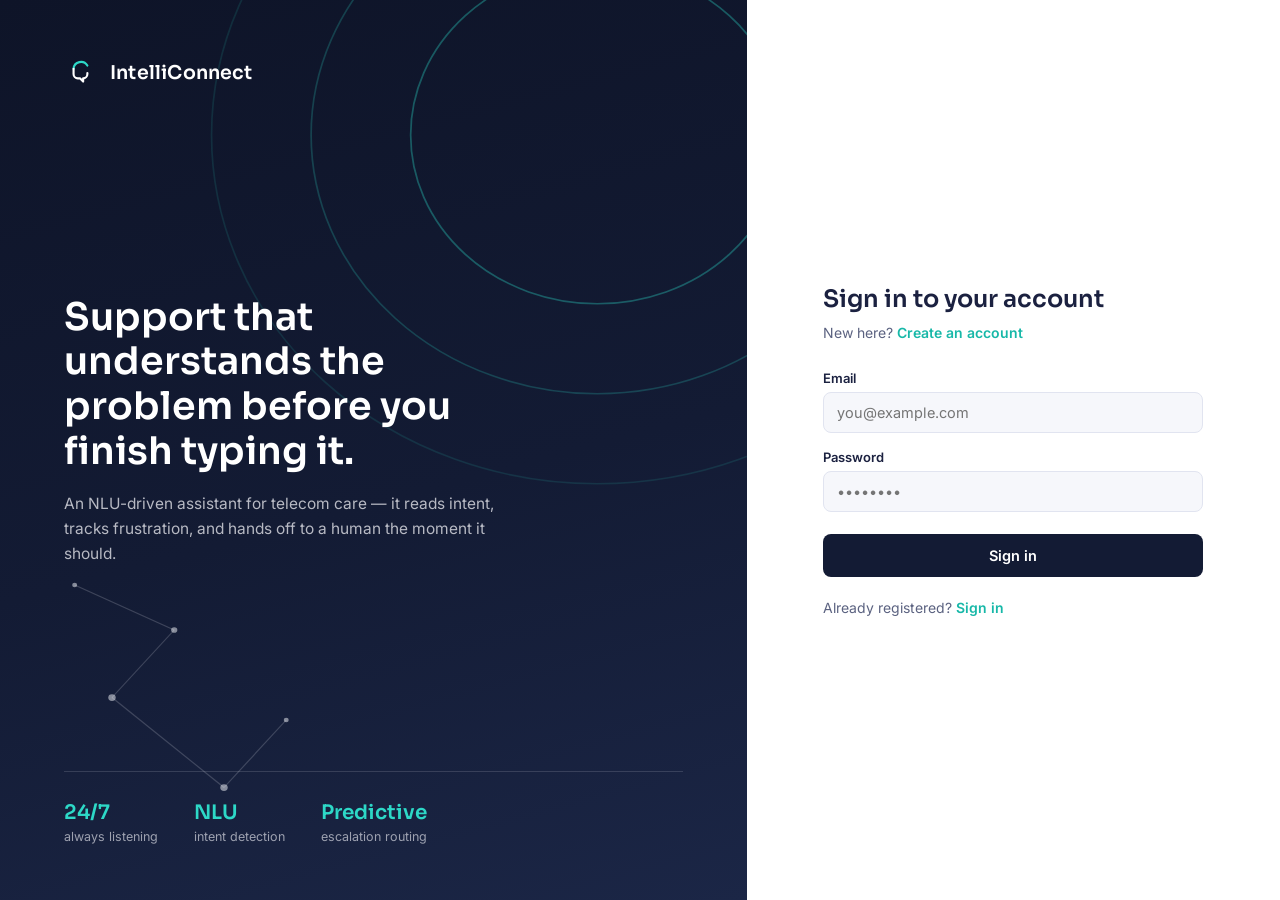
<file: frontend/index.html>
<!DOCTYPE html>
<html lang="en">
<head>
<meta charset="UTF-8" />
<meta name="viewport" content="width=device-width, initial-scale=1.0" />
<title>IntelliConnect — Sign in</title>
<link rel="icon" href="data:image/svg+xml,<svg xmlns=%22http://www.w3.org/2000/svg%22 viewBox=%220 0 64 64%22><circle cx=%2232%22 cy=%2232%22 r=%2232%22 fill=%22%23131B34%22/><path d=%22M18 24a14 14 0 0 1 26-6%22 stroke=%22%232DD8C7%22 stroke-width=%224%22 fill=%22none%22 stroke-linecap=%22round%22/><path d=%22M18 24v10a8 8 0 0 0 8 8h4l6 6v-6a8 8 0 0 0 8-8v-2%22 stroke=%22%23F4F6FB%22 stroke-width=%224%22 fill=%22none%22 stroke-linecap=%22round%22 stroke-linejoin=%22round%22/></svg>">
<link rel="preconnect" href="https://fonts.googleapis.com">
<link href="https://fonts.googleapis.com/css2?family=Sora:wght@400;500;600;700&family=Inter:wght@400;500;600&display=swap" rel="stylesheet">
<link rel="stylesheet" href="css/style.css">
</head>
<body class="auth-body">

<div class="auth-shell">

  <!-- LEFT: brand panel -->
  <section class="brand-panel">
    <svg class="signal-field" viewBox="0 0 600 800" preserveAspectRatio="none" aria-hidden="true">
      <circle cx="480" cy="120" r="150" class="arc arc-1" fill="none"/>
      <circle cx="480" cy="120" r="230" class="arc arc-2" fill="none"/>
      <circle cx="480" cy="120" r="310" class="arc arc-3" fill="none"/>
      <g class="nodes">
        <circle cx="90" cy="620" r="3"/>
        <circle cx="140" cy="560" r="2.5"/>
        <circle cx="60" cy="520" r="2"/>
        <circle cx="180" cy="700" r="3"/>
        <circle cx="230" cy="640" r="2"/>
        <line x1="90" y1="620" x2="140" y2="560" />
        <line x1="140" y1="560" x2="60" y2="520" />
        <line x1="90" y1="620" x2="180" y2="700" />
        <line x1="180" y1="700" x2="230" y2="640" />
      </g>
    </svg>

    <div class="brand-top">
      <div class="logo-mark" aria-hidden="true">
        <svg viewBox="0 0 64 64"><path class="logo-ring" d="M18 24a14 14 0 0 1 26-6" fill="none" stroke-width="4" stroke-linecap="round"/><path class="logo-bubble" d="M18 24v10a8 8 0 0 0 8 8h4l6 6v-6a8 8 0 0 0 8-8v-2" fill="none" stroke-width="4" stroke-linecap="round" stroke-linejoin="round"/></svg>
      </div>
      <span class="brand-name">IntelliConnect</span>
    </div>

    <div class="brand-mid">
      <h1>Support that understands the problem before you finish typing it.</h1>
      <p class="brand-sub">An NLU-driven assistant for telecom care — it reads intent, tracks frustration, and hands off to a human the moment it should.</p>
    </div>

    <dl class="brand-stats">
      <div><dt>24/7</dt><dd>always listening</dd></div>
      <div><dt>NLU</dt><dd>intent detection</dd></div>
      <div><dt>Predictive</dt><dd>escalation routing</dd></div>
    </dl>
  </section>

  <!-- RIGHT: form panel -->
  <section class="form-panel">
    <div class="form-wrap">

      <div class="form-head">
        <h2 id="formTitle">Sign in to your account</h2>
        <p id="formSub">New here? <button type="button" class="link-btn" id="toSignup">Create an account</button></p>
      </div>

      <form id="loginForm" class="auth-form" novalidate>
        <label class="field">
          <span>Email</span>
          <input type="email" name="email" placeholder="you@example.com" required autocomplete="email">
        </label>
        <label class="field">
          <span>Password</span>
          <input type="password" name="password" placeholder="••••••••" required autocomplete="current-password">
        </label>
        <p class="form-error" id="loginError" role="alert"></p>
        <button type="submit" class="primary-btn">Sign in</button>
      </form>

      <form id="signupForm" class="auth-form hidden" novalidate>
        <label class="field">
          <span>Full name</span>
          <input type="text" name="name" placeholder="Ananya Rao" required autocomplete="name">
        </label>
        <label class="field">
          <span>Email</span>
          <input type="email" name="email" placeholder="you@example.com" required autocomplete="email">
        </label>
        <label class="field">
          <span>Mobile number</span>
          <input type="tel" name="phone" placeholder="98xxxxxxxx" pattern="[0-9]{10}" required autocomplete="tel">
        </label>
        <label class="field">
          <span>Telecom plan</span>
          <select name="plan" required>
            <option value="" disabled selected>Choose your plan</option>
            <option>Prepaid — Basic</option>
            <option>Prepaid — Unlimited</option>
            <option>Postpaid — Family</option>
            <option>Broadband — Fiber</option>
          </select>
        </label>
        <label class="field">
          <span>Password</span>
          <input type="password" name="password" placeholder="At least 6 characters" minlength="6" required autocomplete="new-password">
        </label>
        <p class="form-error" id="signupError" role="alert"></p>
        <button type="submit" class="primary-btn">Create account</button>
      </form>

      <p class="form-foot" id="toLoginWrap">Already registered? <button type="button" class="link-btn" id="toLogin">Sign in</button></p>

    </div>
  </section>

</div>

<script src="js/auth.js"></script>
</body>
</html>
</file>
<file: frontend/css/style.css>
/* ===========================================================
   IntelliConnect — design tokens
   Palette: deep signal-navy + teal-cyan "signal" accent + warm
   coral for escalation states. Sora for display, Inter for body.
   =========================================================== */
:root{
  --navy-950:#0E1428;
  --navy-900:#131B34;
  --navy-800:#1B2646;
  --navy-700:#263256;
  --paper:#F6F7FB;
  --paper-dim:#EDEFF7;
  --ink:#1B2140;
  --ink-soft:#5B6280;
  --line:#E1E4F0;
  --signal:#2DD8C7;
  --signal-strong:#17B8A8;
  --coral:#FF6B4A;
  --coral-soft:#FFE3DA;
  --amber:#FFB648;
  --white:#FFFFFF;

  --font-display:'Sora', sans-serif;
  --font-body:'Inter', sans-serif;

  --radius-s:8px;
  --radius-m:14px;
  --radius-l:22px;
}

*{box-sizing:border-box;}
html,body{height:100%;}
body{
  margin:0;
  font-family:var(--font-body);
  color:var(--ink);
  -webkit-font-smoothing:antialiased;
}
h1,h2,h3{font-family:var(--font-display); margin:0;}
p{margin:0;}
button{font-family:inherit;}
input,select{font-family:inherit;}
.hidden{display:none !important;}

/* -----------------------------------------------------------
   AUTH SCREEN
----------------------------------------------------------- */
.auth-body{ background:var(--paper); }

.auth-shell{
  min-height:100vh;
  display:grid;
  grid-template-columns:minmax(0,7fr) minmax(0,5fr);
}

/* left brand panel */
.brand-panel{
  position:relative;
  background:linear-gradient(165deg, var(--navy-950) 0%, var(--navy-900) 55%, var(--navy-800) 100%);
  color:var(--white);
  padding:56px 64px;
  display:flex;
  flex-direction:column;
  justify-content:space-between;
  overflow:hidden;
}
.signal-field{
  position:absolute; inset:0;
  width:100%; height:100%;
}
.arc{ stroke:rgba(45,216,199,0.35); stroke-width:1.4; }
.arc-2{ stroke:rgba(45,216,199,0.22); }
.arc-3{ stroke:rgba(45,216,199,0.12); }
.nodes circle{ fill:rgba(246,247,251,0.5); }
.nodes line{ stroke:rgba(246,247,251,0.18); stroke-width:1; }

.brand-top{ display:flex; align-items:center; gap:12px; position:relative; z-index:1; }
.logo-mark svg{ width:34px; height:34px; display:block; }
.logo-ring{ stroke:var(--signal); }
.logo-bubble{ stroke:var(--white); }
.brand-name{ font-family:var(--font-display); font-weight:600; font-size:19px; letter-spacing:0.01em; }

.brand-mid{ position:relative; z-index:1; max-width:460px; }
.brand-mid h1{ font-size:clamp(28px,3vw,38px); line-height:1.18; font-weight:600; }
.brand-sub{ margin-top:18px; font-size:15.5px; line-height:1.6; color:rgba(246,247,251,0.72); }

.brand-stats{
  position:relative; z-index:1;
  display:flex; gap:36px; margin:0;
  padding-top:28px;
  border-top:1px solid rgba(246,247,251,0.14);
}
.brand-stats dt{ font-family:var(--font-display); font-size:20px; font-weight:600; color:var(--signal); }
.brand-stats dd{ margin:4px 0 0; font-size:12.5px; color:rgba(246,247,251,0.6); }

/* right form panel */
.form-panel{
  background:var(--white);
  display:flex;
  align-items:center;
  justify-content:center;
  padding:48px 40px;
}
.form-wrap{ width:100%; max-width:380px; }

.form-head h2{ font-size:24px; font-weight:600; }
.form-head p{ margin-top:10px; font-size:14px; color:var(--ink-soft); }

.link-btn{
  background:none; border:none; padding:0; cursor:pointer;
  color:var(--signal-strong); font-weight:600; font-size:inherit;
  text-decoration:none; border-bottom:1px solid transparent;
}
.link-btn:hover{ border-bottom-color:var(--signal-strong); }

.auth-form{ margin-top:28px; display:flex; flex-direction:column; gap:16px; }
.field{ display:flex; flex-direction:column; gap:6px; font-size:13px; font-weight:600; color:var(--ink); }
.field input, .field select{
  border:1.5px solid var(--line);
  border-radius:var(--radius-s);
  padding:11px 13px;
  font-size:14.5px;
  font-weight:400;
  color:var(--ink);
  background:var(--paper);
  transition:border-color .15s ease, background .15s ease;
}
.field input:focus, .field select:focus{
  outline:none;
  border-color:var(--signal-strong);
  background:var(--white);
  box-shadow:0 0 0 3px rgba(45,216,199,0.18);
}

.primary-btn{
  margin-top:6px;
  background:var(--navy-900);
  color:var(--white);
  border:none;
  border-radius:var(--radius-s);
  padding:13px 18px;
  font-size:14.5px;
  font-weight:600;
  cursor:pointer;
  transition:background .15s ease, transform .1s ease;
}
.primary-btn:hover{ background:var(--signal-strong); }
.primary-btn:active{ transform:translateY(1px); }

.form-error{
  font-size:12.5px; color:var(--coral); min-height:0; font-weight:600;
}
.form-error:empty{ display:none; }

.form-foot{ margin-top:22px; font-size:14px; color:var(--ink-soft); }

/* -----------------------------------------------------------
   DASHBOARD SCREEN
----------------------------------------------------------- */
.app-body{ background:var(--paper-dim); }

.app-shell{
  height:100vh;
  display:grid;
  grid-template-columns:248px minmax(0,1fr) 300px;
}

/* sidebar */
.sidebar{
  background:var(--navy-900);
  color:var(--white);
  display:flex;
  flex-direction:column;
  padding:22px 18px;
}
.sidebar .brand-top{ padding:0 4px 22px; border-bottom:1px solid rgba(246,247,251,0.12); }
.sidebar .brand-name{ font-size:16.5px; }

.new-chat-btn{
  margin-top:20px;
  display:flex; align-items:center; gap:8px;
  background:var(--signal);
  color:var(--navy-950);
  border:none; border-radius:var(--radius-s);
  padding:11px 14px;
  font-weight:600; font-size:13.5px;
  cursor:pointer;
}
.new-chat-btn:hover{ background:#4be2d3; }

.thread-list{ margin-top:18px; flex:1; overflow-y:auto; display:flex; flex-direction:column; gap:4px; }
.thread-item{
  padding:10px 12px; border-radius:var(--radius-s);
  font-size:13.5px; color:rgba(246,247,251,0.72);
  cursor:pointer; display:flex; justify-content:space-between; align-items:center; gap:8px;
}
.thread-item:hover{ background:rgba(246,247,251,0.06); }
.thread-item.active{ background:rgba(45,216,199,0.14); color:var(--white); }
.thread-tag{ width:7px; height:7px; border-radius:50%; flex:none; background:var(--signal); }
.thread-tag.risk{ background:var(--coral); }

.sidebar-user{
  margin-top:16px; padding-top:16px; border-top:1px solid rgba(246,247,251,0.12);
  display:flex; align-items:center; gap:10px;
}
.avatar{
  width:34px; height:34px; border-radius:50%;
  background:var(--signal); color:var(--navy-950);
  display:flex; align-items:center; justify-content:center;
  font-weight:700; font-size:13px; flex:none;
}
.sidebar-user .who{ font-size:13.5px; font-weight:600; line-height:1.2; }
.sidebar-user .plan{ font-size:11.5px; color:rgba(246,247,251,0.55); }
.logout-btn{
  margin-left:auto; background:none; border:none; cursor:pointer;
  color:rgba(246,247,251,0.55); font-size:12px;
}
.logout-btn:hover{ color:var(--coral); }

/* chat column */
.chat-col{ display:flex; flex-direction:column; background:var(--paper); min-width:0; }
.chat-header{
  padding:18px 26px; border-bottom:1px solid var(--line);
  display:flex; align-items:center; justify-content:space-between;
}
.chat-header h2{ font-size:16px; font-weight:600; }
.chat-header .sub{ font-size:12.5px; color:var(--ink-soft); margin-top:2px; }
.status-pill{
  font-size:11.5px; font-weight:600; padding:5px 11px; border-radius:99px;
  background:rgba(45,216,199,0.14); color:var(--signal-strong);
}

.messages{ flex:1; overflow-y:auto; padding:26px; display:flex; flex-direction:column; gap:14px; }
.msg{ max-width:64%; padding:12px 15px; border-radius:var(--radius-m); font-size:14px; line-height:1.5; }
.msg.bot{ align-self:flex-start; background:var(--white); border:1px solid var(--line); border-bottom-left-radius:4px; }
.msg.user{ align-self:flex-end; background:var(--navy-900); color:var(--white); border-bottom-right-radius:4px; }
.msg .meta{ display:block; margin-top:6px; font-size:10.5px; opacity:.55; }

.composer{ padding:18px 26px 24px; border-top:1px solid var(--line); display:flex; gap:10px; }
.composer input{
  flex:1; border:1.5px solid var(--line); border-radius:var(--radius-s);
  padding:12px 15px; font-size:14px; background:var(--white);
}
.composer input:focus{ outline:none; border-color:var(--signal-strong); box-shadow:0 0 0 3px rgba(45,216,199,0.18); }
.send-btn{
  background:var(--navy-900); color:var(--white); border:none; border-radius:var(--radius-s);
  padding:0 20px; font-weight:600; font-size:14px; cursor:pointer;
}
.send-btn:hover{ background:var(--signal-strong); }

.mic-btn{
  flex:none; width:44px; height:44px; border-radius:50%;
  border:1.5px solid var(--line); background:var(--white);
  font-size:17px; cursor:pointer; display:flex; align-items:center; justify-content:center;
  transition:background .15s ease, border-color .15s ease, transform .1s ease;
}
.mic-btn:hover{ border-color:var(--signal-strong); }
.mic-btn.recording{
  background:var(--coral); border-color:var(--coral);
  animation:mic-pulse 1.1s ease-in-out infinite;
}
@keyframes mic-pulse{
  0%, 100%{ box-shadow:0 0 0 0 rgba(255,107,74,0.45); }
  50%{ box-shadow:0 0 0 8px rgba(255,107,74,0); }
}

/* insight panel */
.insight-col{
  background:var(--white); border-left:1px solid var(--line);
  padding:24px 22px; overflow-y:auto;
}
.insight-col h3{ font-size:12.5px; text-transform:none; letter-spacing:0.01em; color:var(--ink-soft); font-weight:600; margin-bottom:14px; }
.insight-block{ margin-bottom:26px; }
.intent-tag{
  display:inline-block; background:var(--paper-dim); color:var(--ink);
  border-radius:var(--radius-s); padding:8px 12px; font-size:13.5px; font-weight:600;
}
.confidence-row{ display:flex; align-items:center; gap:10px; margin-top:10px; }
.bar-track{ flex:1; height:6px; border-radius:99px; background:var(--paper-dim); overflow:hidden; }
.bar-fill{ height:100%; background:var(--signal); border-radius:99px; transition:width .4s ease; }
.confidence-row span{ font-size:12px; font-weight:600; color:var(--ink-soft); width:34px; text-align:right; }

.risk-meter{ position:relative; height:10px; border-radius:99px; background:linear-gradient(90deg,var(--signal) 0%, var(--amber) 55%, var(--coral) 100%); margin-top:12px; }
.risk-marker{
  position:absolute; top:-4px; width:3px; height:18px; background:var(--navy-900); border-radius:2px;
  transform:translateX(-50%); transition:left .4s ease;
}
.risk-label{ margin-top:10px; font-size:13px; font-weight:600; }
.risk-label.low{ color:var(--signal-strong); }
.risk-label.medium{ color:#B8860B; }
.risk-label.high{ color:var(--coral); }

.action-card{
  background:var(--paper-dim); border-radius:var(--radius-m); padding:14px 15px;
  font-size:13px; line-height:1.55; color:var(--ink);
}
.action-card strong{ display:block; margin-bottom:4px; font-size:12.5px; color:var(--ink-soft); font-weight:600; }

.escalate-btn{
  margin-top:14px; width:100%; background:var(--coral); color:var(--white);
  border:none; border-radius:var(--radius-s); padding:11px; font-weight:600; font-size:13.5px; cursor:pointer;
}
.escalate-btn:hover{ background:#ff5734; }
.escalate-btn[disabled]{ background:var(--paper-dim); color:var(--ink-soft); cursor:not-allowed; }

/* -----------------------------------------------------------
   ANIMATIONS
----------------------------------------------------------- */
@keyframes page-fade-in{
  from{ opacity:0; transform:translateY(6px); }
  to{ opacity:1; transform:translateY(0); }
}
@keyframes msg-in{
  from{ opacity:0; transform:translateY(10px) scale(.98); }
  to{ opacity:1; transform:translateY(0) scale(1); }
}
@keyframes typing-bounce{
  0%, 60%, 100%{ transform:translateY(0); opacity:.5; }
  30%{ transform:translateY(-4px); opacity:1; }
}
@keyframes logo-glow{
  0%, 100%{ filter:drop-shadow(0 0 0 rgba(45,216,199,0)); }
  50%{ filter:drop-shadow(0 0 6px rgba(45,216,199,0.55)); }
}
@keyframes sidebar-dot-pulse{
  0%, 100%{ transform:scale(1); opacity:1; }
  50%{ transform:scale(1.4); opacity:.6; }
}

.auth-shell, .app-shell{ animation:page-fade-in .45s ease both; }

.msg{ animation:msg-in .32s cubic-bezier(.2,.8,.3,1) both; }

.logo-mark svg{ animation:logo-glow 3.2s ease-in-out infinite; }

.thread-item.active .thread-tag{ animation:sidebar-dot-pulse 1.8s ease-in-out infinite; }

/* typing indicator (three bouncing dots) shown while waiting for a reply */
.msg.typing{ display:flex; align-items:center; gap:5px; padding:14px 16px; }
.msg.typing .dot{
  width:6px; height:6px; border-radius:50%; background:var(--ink-soft);
  animation:typing-bounce 1.2s ease-in-out infinite;
}
.msg.typing .dot:nth-child(2){ animation-delay:.15s; }
.msg.typing .dot:nth-child(3){ animation-delay:.3s; }

/* button / interactive micro-transitions */
.primary-btn, .send-btn, .new-chat-btn, .escalate-btn, .mic-btn, .link-btn, .thread-item{
  transition:transform .12s ease, background .15s ease, border-color .15s ease, box-shadow .15s ease, opacity .15s ease;
}
.primary-btn:hover, .send-btn:hover, .new-chat-btn:hover{ transform:translateY(-1px); }
.primary-btn:active, .send-btn:active, .new-chat-btn:active, .mic-btn:active{ transform:translateY(0) scale(.97); }
.escalate-btn:not([disabled]):hover{ transform:translateY(-1px); box-shadow:0 6px 16px rgba(255,107,74,0.28); }
.thread-item:hover{ transform:translateX(2px); }

.status-pill{ position:relative; }
.status-pill::before{
  content:""; position:absolute; left:11px; top:50%; width:6px; height:6px;
  margin-top:-3px; border-radius:50%; background:var(--signal-strong);
  animation:sidebar-dot-pulse 1.8s ease-in-out infinite;
}

.bar-fill, .risk-marker{ transition:width .5s cubic-bezier(.2,.8,.3,1), left .5s cubic-bezier(.2,.8,.3,1); }

@media (prefers-reduced-motion:reduce){
  .auth-shell, .app-shell, .msg, .logo-mark svg, .thread-item.active .thread-tag,
  .msg.typing .dot, .status-pill::before{ animation:none !important; }
  .primary-btn, .send-btn, .new-chat-btn, .escalate-btn, .mic-btn, .link-btn, .thread-item,
  .bar-fill, .risk-marker{ transition:none !important; }
}

/* -----------------------------------------------------------
   RESPONSIVE
----------------------------------------------------------- */
@media (max-width:980px){
  .auth-shell{ grid-template-columns:1fr; }
  .brand-panel{ padding:40px 32px; min-height:280px; }
  .brand-stats{ flex-wrap:wrap; row-gap:14px; }
  .app-shell{ grid-template-columns:76px minmax(0,1fr); }
  .sidebar .brand-name, .sidebar-user .who, .sidebar-user .plan, .thread-item span:not(.thread-tag), .new-chat-btn span{ display:none; }
  .insight-col{ display:none; }
}

/* focus visibility */
button:focus-visible, input:focus-visible, select:focus-visible, .thread-item:focus-visible{
  outline:2px solid var(--signal-strong); outline-offset:2px;
}
</file>
